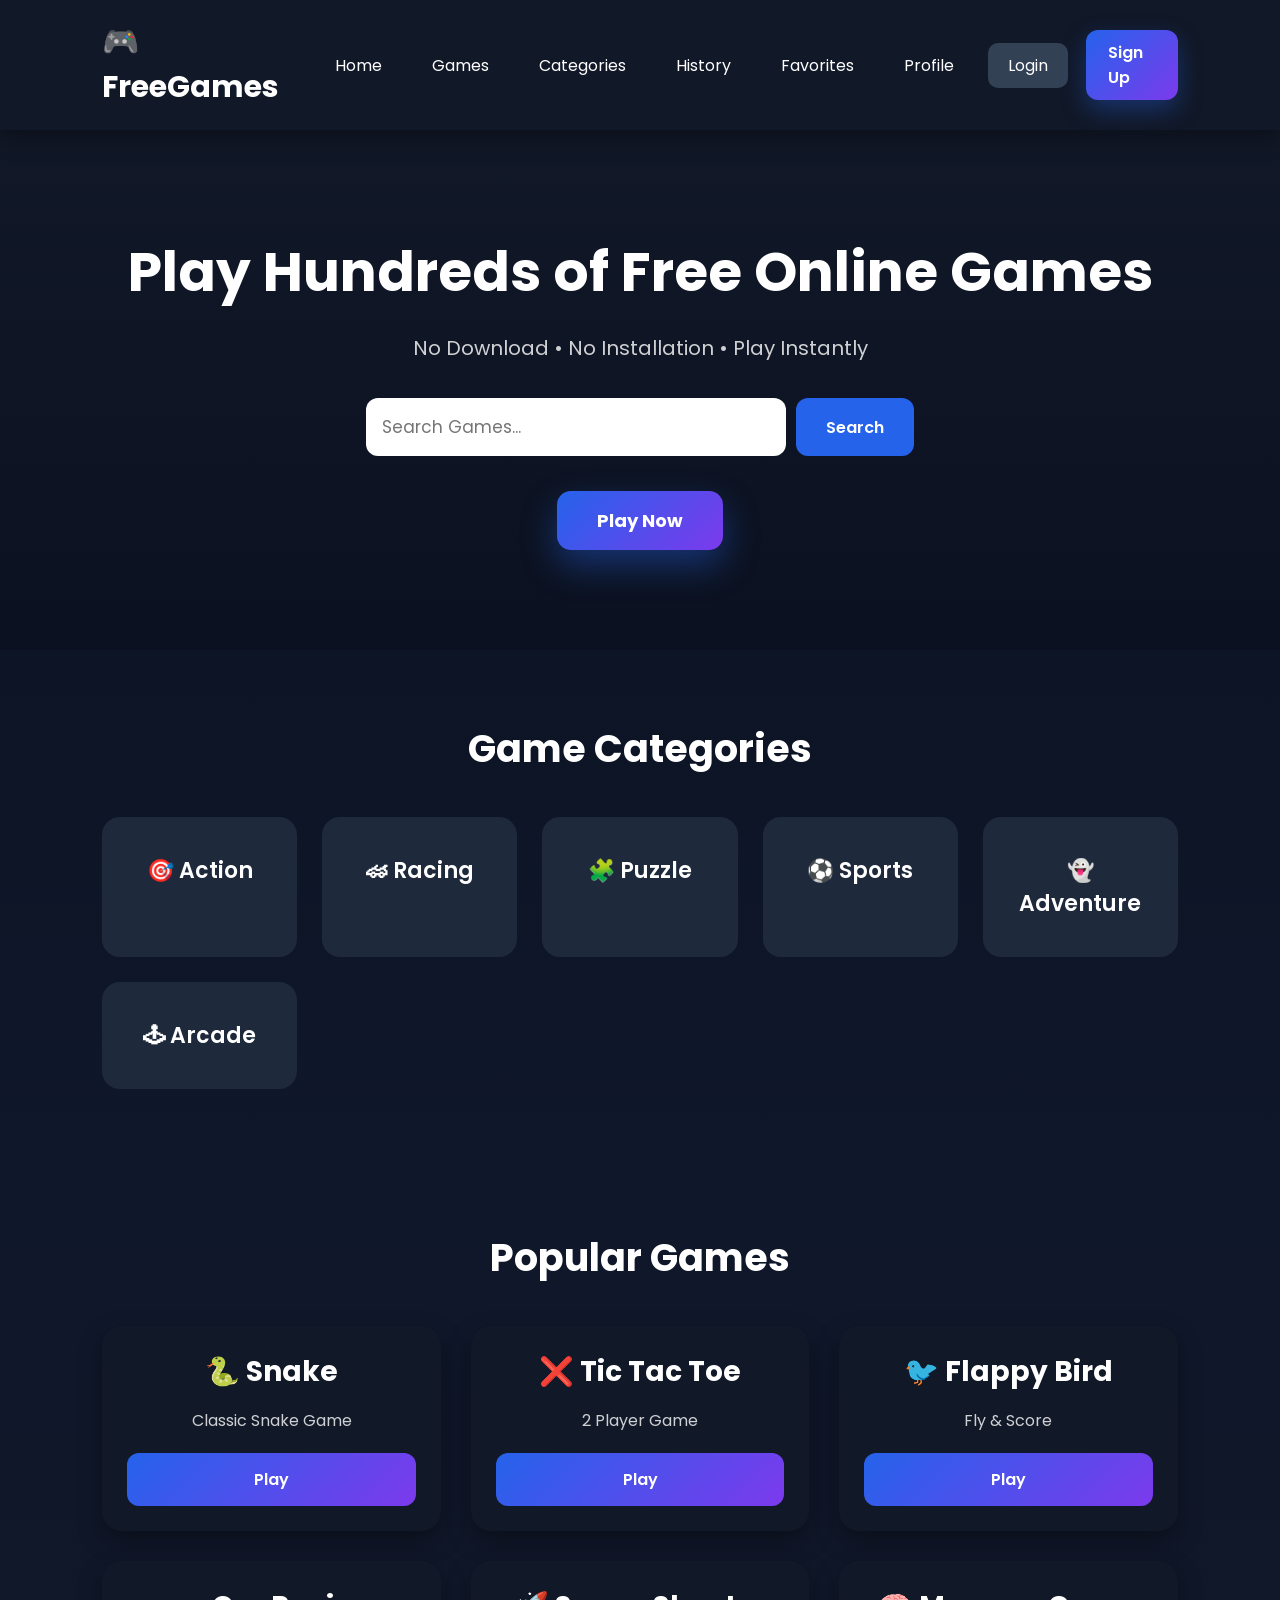
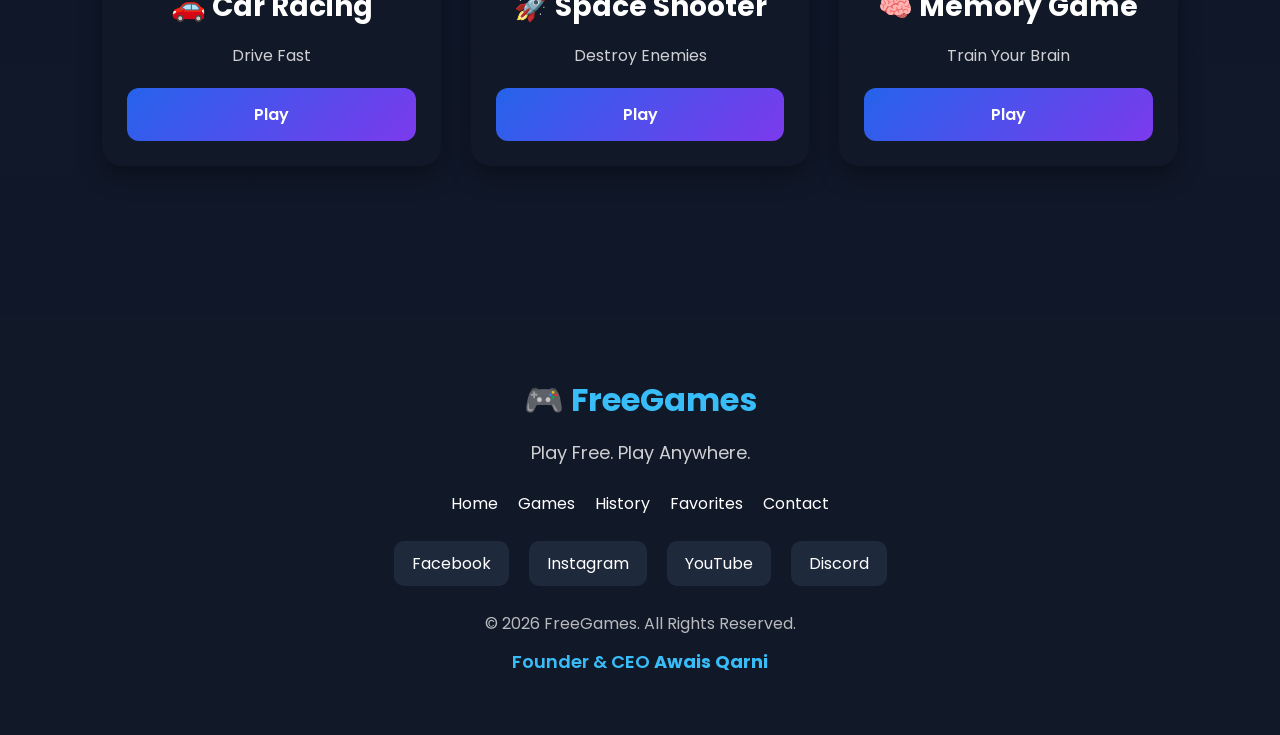
<file: index.html>
<!DOCTYPE html>
<html lang="en">
<head>
<meta charset="UTF-8">
<meta name="viewport" content="width=device-width, initial-scale=1.0">

<title>FreeGames | Play Free Online Games</title>

<link rel="stylesheet" href="style.css">

<link rel="preconnect" href="https://fonts.googleapis.com">
<link rel="preconnect" href="https://fonts.gstatic.com" crossorigin>

<link href="https://fonts.googleapis.com/css2?family=Poppins:wght@300;400;500;600;700;800&display=swap" rel="stylesheet">

</head>

<body>

<header class="navbar">

<div class="logo">

🎮 <span>FreeGames</span>

</div>

<nav>

<a href="index.html">Home</a>

<a href="games.html">Games</a>

<a href="#">Categories</a>

<a href="history.html">History</a>

<a href="favorites.html">Favorites</a>

<a href="profile.html">Profile</a>

<a href="login.html" class="loginBtn">Login</a>

<a href="signup.html" class="signupBtn">Sign Up</a>

</nav>

</header>

<section class="hero">

<h1>

Play Hundreds of Free Online Games

</h1>

<p>

No Download • No Installation • Play Instantly

</p>

<div class="heroSearch">

<input
type="text"
placeholder="Search Games...">

<button>

Search

</button>

</div>

<a href="games.html" class="playNow">

Play Now

</a>

</section>

<section class="categories">

<h2>

Game Categories

</h2>

<div class="categoryGrid">

<div class="categoryCard">🎯 Action</div>

<div class="categoryCard">🏎 Racing</div>

<div class="categoryCard">🧩 Puzzle</div>

<div class="categoryCard">⚽ Sports</div>

<div class="categoryCard">👻 Adventure</div>

<div class="categoryCard">🕹 Arcade</div>

</div>

</section>

<section class="popularGames">

<h2>

Popular Games

</h2>

<div class="gamesGrid">

<div class="gameCard">

<h3>🐍 Snake</h3>

<p>Classic Snake Game</p>

<button>Play</button>

</div>

<div class="gameCard">

<h3>❌ Tic Tac Toe</h3>

<p>2 Player Game</p>

<button>Play</button>

</div>

<div class="gameCard">

<h3>🐦 Flappy Bird</h3>

<p>Fly & Score</p>

<button>Play</button>

</div>

<div class="gameCard">

<h3>🚗 Car Racing</h3>

<p>Drive Fast</p>

<button>Play</button>

</div>

<div class="gameCard">

<h3>🚀 Space Shooter</h3>

<p>Destroy Enemies</p>

<button>Play</button>

</div>

<div class="gameCard">

<h3>🧠 Memory Game</h3>

<p>Train Your Brain</p>

<button>Play</button>

</div>

</div>

</section>

<footer class="footer">

<div class="footer-logo">

🎮 FreeGames

</div>

<p class="footer-tagline">

Play Free. Play Anywhere.

</p>

<div class="footer-links">

<a href="index.html">Home</a>

<a href="games.html">Games</a>

<a href="history.html">History</a>

<a href="favorites.html">Favorites</a>

<a href="contact.html">Contact</a>

</div>

<div class="socials">

<a href="#">Facebook</a>

<a href="#">Instagram</a>

<a href="#">YouTube</a>

<a href="#">Discord</a>

</div>

<p class="copyright">

© 2026 FreeGames. All Rights Reserved.

</p>

<p class="owner">

Founder & CEO <strong>Awais Qarni</strong>

</p>

</footer>

<script src="script.js"></script>

</body>
</html>
</file>
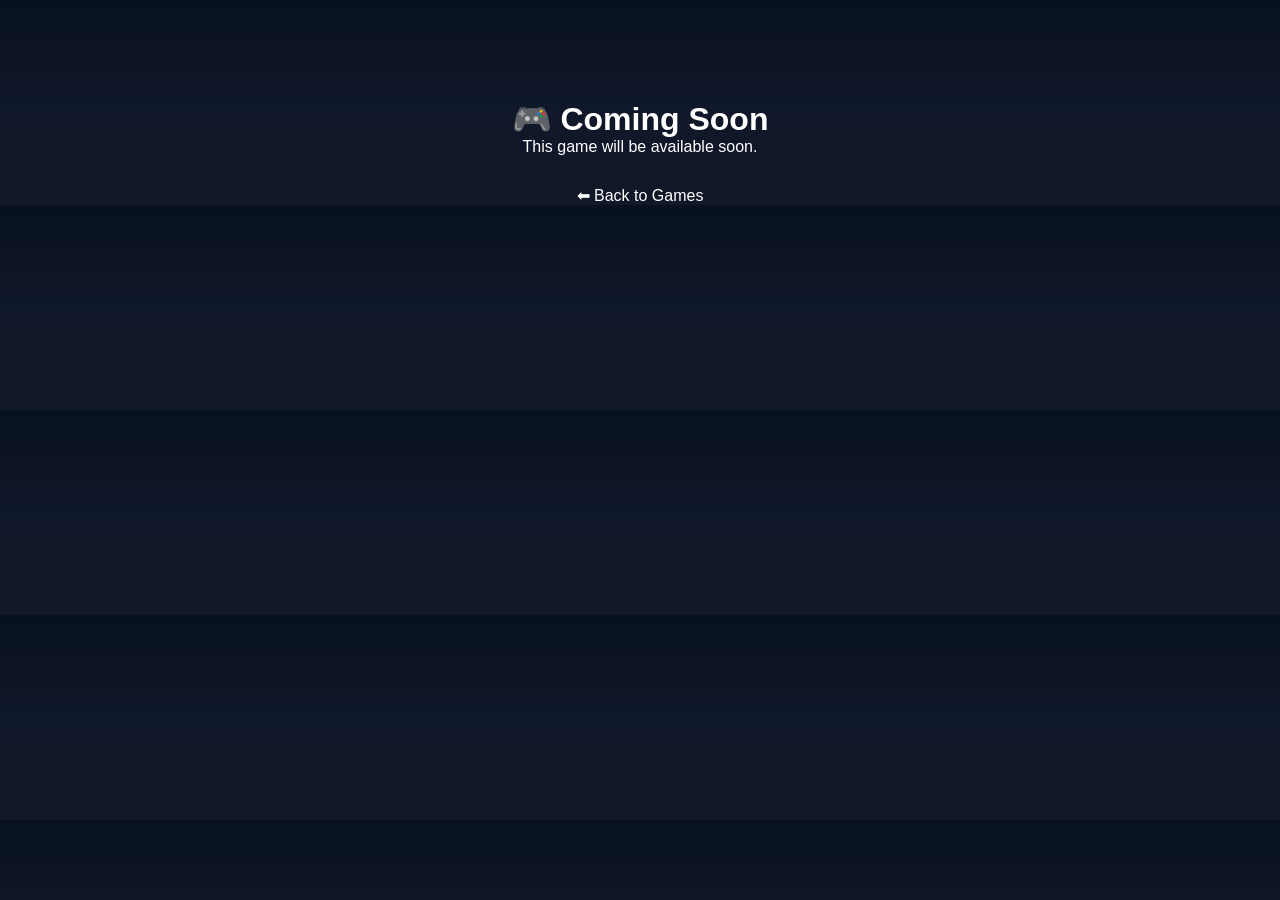
<file: chess.html>
<!DOCTYPE html>
<html lang="en">
<head>
<meta charset="UTF-8">
<meta name="viewport" content="width=device-width, initial-scale=1.0">
<title>Coming Soon | FreeGames</title>
<link rel="stylesheet" href="style.css">
</head>
<body>

<h1 style="text-align:center;margin-top:100px;">
🎮 Coming Soon
</h1>

<p style="text-align:center;">
This game will be available soon.
</p>

<a href="games.html" style="display:block;text-align:center;margin-top:30px;">
⬅ Back to Games
</a>

</body>
</html>
</file>
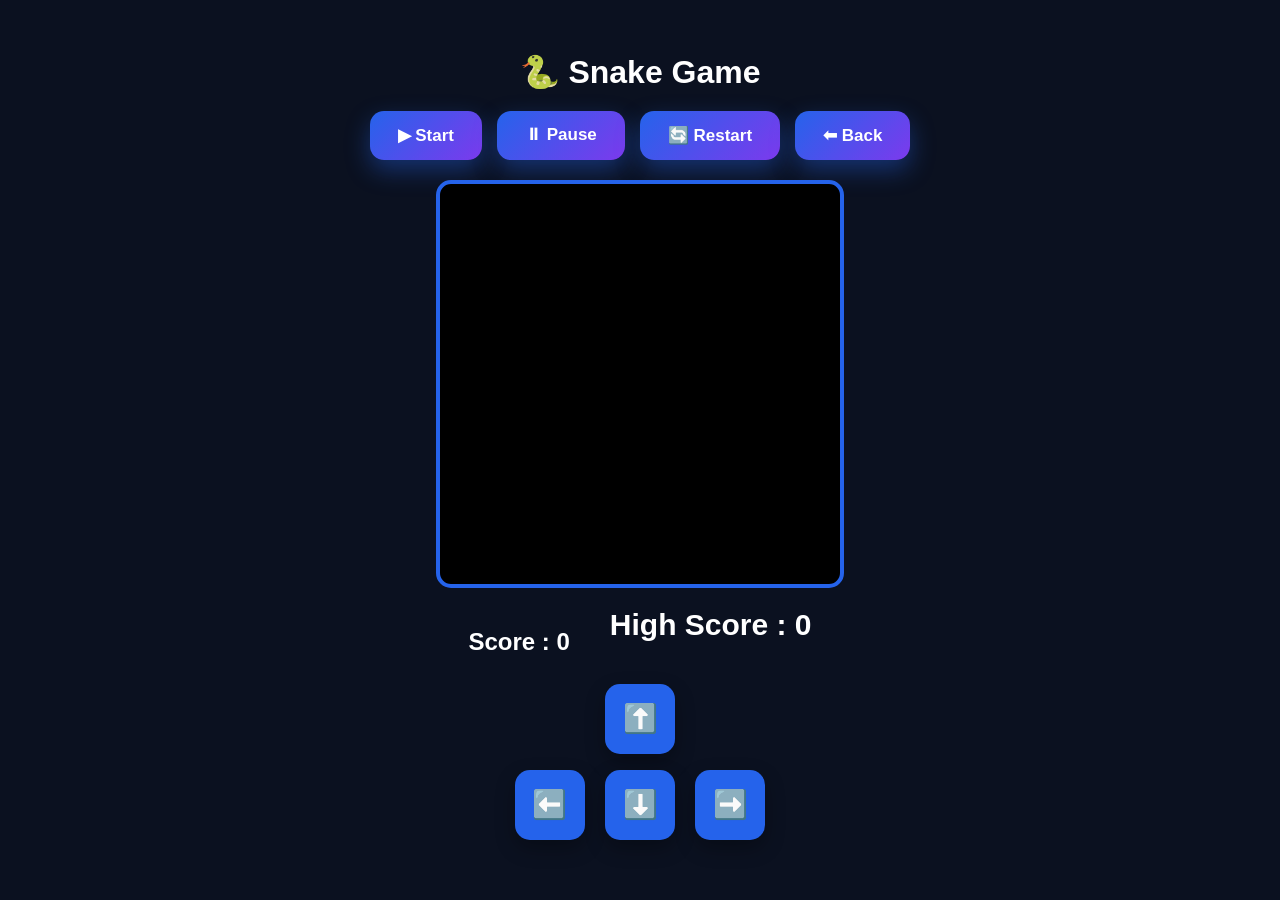
<file: snake.html>
<!DOCTYPE html>
<html lang="en">
<head>
<meta charset="UTF-8">
<meta name="viewport" content="width=device-width, initial-scale=1.0">
<title>Snake Game | FreeGames</title>

<link rel="stylesheet" href="style.css">

<style>
body{
background:#0b1120;
display:flex;
justify-content:center;
align-items:center;
height:100vh;
flex-direction:column;
color:white;
}

canvas{
background:black;
border:4px solid #2563eb;
border-radius:15px;
}

h1{
margin-bottom:20px;
}

#score{
margin-top:20px;
font-size:24px;
font-weight:bold;
}
</style>

</head>

<body>

<h1>🐍 Snake Game</h1>

<div class="game-controls">

<button id="startGame">▶ Start</button>

<button id="pauseGame">⏸ Pause</button>

<button id="restartGame">🔄 Restart</button>

<a href="games.html">
<button>⬅ Back</button>
</a>

</div>

<canvas id="game" width="400" height="400"></canvas>

<div class="score-board">

<h2 id="score">Score : 0</h2>

<h2 id="highScore">High Score : 0</h2>

</div>

<div class="mobile-controls">

<button id="upBtn">⬆️</button>

<div>

<button id="leftBtn">⬅️</button>

<button id="downBtn">⬇️</button>

<button id="rightBtn">➡️</button>

</div>

</div>

<script src="snake.js"></script>

</body>
</html>
</file>
<file: style.css>
*{
margin:0;
padding:0;
box-sizing:border-box;
font-family:'Poppins',sans-serif;
}

body{
background:#0b1120;
color:#fff;
}

a{
text-decoration:none;
color:white;
}

.navbar{
display:flex;
justify-content:space-between;
align-items:center;
padding:20px 8%;
background:#111827;
position:sticky;
top:0;
z-index:1000;
box-shadow:0 8px 20px rgba(0,0,0,.35);
}

.logo{
font-size:30px;
font-weight:700;
color:#38bdf8;
}

.logo span{
color:#ffffff;
}

nav{
display:flex;
gap:18px;
align-items:center;
}

nav a{
padding:10px 16px;
border-radius:10px;
transition:.3s;
}

nav a:hover{
background:#1e293b;
color:#38bdf8;
}

.loginBtn{
background:#334155;
padding:10px 20px;
border-radius:10px;
}

.signupBtn{
background:linear-gradient(135deg,#2563eb,#7c3aed);
padding:10px 22px;
border-radius:12px;
font-weight:600;
box-shadow:0 10px 25px rgba(37,99,235,.35);
transition:.3s;
}

.signupBtn:hover{
transform:translateY(-3px);
}

.hero{
text-align:center;
padding:100px 20px;
background:linear-gradient(180deg,#111827,#0b1120);
}

.hero h1{
font-size:55px;
margin-bottom:20px;
}

.hero p{
font-size:20px;
opacity:.8;
margin-bottom:35px;
}

.heroSearch{
display:flex;
justify-content:center;
gap:10px;
flex-wrap:wrap;
}

.heroSearch input{
width:420px;
max-width:90%;
padding:16px;
border:none;
border-radius:12px;
font-size:17px;
outline:none;
}

.heroSearch button{
padding:16px 30px;
border:none;
border-radius:12px;
background:#2563eb;
color:white;
font-size:16px;
font-weight:600;
cursor:pointer;
transition:.3s;
}

.heroSearch button:hover{
background:#1d4ed8;
}

.playNow{
display:inline-block;
margin-top:35px;
padding:16px 40px;
background:linear-gradient(135deg,#2563eb,#7c3aed);
border-radius:14px;
font-size:18px;
font-weight:700;
box-shadow:0 15px 35px rgba(37,99,235,.4);
transition:.3s;
}

.playNow:hover{
transform:translateY(-4px);
}
.categories{
padding:70px 8%;
}

.categories h2{
text-align:center;
font-size:38px;
margin-bottom:40px;
}

.categoryGrid{
display:grid;
grid-template-columns:repeat(auto-fit,minmax(180px,1fr));
gap:25px;
}

.categoryCard{
background:#1e293b;
padding:35px 20px;
text-align:center;
border-radius:18px;
font-size:22px;
font-weight:600;
cursor:pointer;
transition:.35s;
border:2px solid transparent;
}

.categoryCard:hover{
transform:translateY(-8px);
background:#2563eb;
border-color:#38bdf8;
box-shadow:0 15px 30px rgba(37,99,235,.4);
}

.popularGames{
padding:70px 8%;
}

.popularGames h2{
text-align:center;
font-size:38px;
margin-bottom:40px;
}

.gamesGrid{
display:grid;
grid-template-columns:repeat(auto-fit,minmax(260px,1fr));
gap:30px;
}

.gameCard{
background:#111827;
border-radius:20px;
padding:25px;
text-align:center;
transition:.35s;
box-shadow:0 10px 25px rgba(0,0,0,.35);
}

.gameCard:hover{
transform:translateY(-10px);
box-shadow:0 20px 40px rgba(37,99,235,.35);
}

.gameCard h3{
font-size:28px;
margin-bottom:15px;
}

.gameCard p{
opacity:.8;
margin-bottom:20px;
}

.gameCard button{
width:100%;
padding:14px;
border:none;
border-radius:12px;
background:linear-gradient(135deg,#2563eb,#7c3aed);
color:white;
font-size:16px;
font-weight:600;
cursor:pointer;
transition:.3s;
}

.gameCard button:hover{
transform:scale(1.05);
}
.footer{
background:#111827;
padding:60px 8%;
text-align:center;
margin-top:80px;
}

.footer-logo{
font-size:32px;
font-weight:700;
color:#38bdf8;
margin-bottom:15px;
}

.footer-tagline{
font-size:18px;
opacity:.8;
margin-bottom:25px;
}

.footer-links{
display:flex;
justify-content:center;
flex-wrap:wrap;
gap:20px;
margin-bottom:25px;
}

.footer-links a{
color:white;
transition:.3s;
}

.footer-links a:hover{
color:#38bdf8;
}

.socials{
display:flex;
justify-content:center;
gap:20px;
margin-bottom:25px;
}

.socials a{
padding:10px 18px;
background:#1e293b;
border-radius:10px;
transition:.3s;
}

.socials a:hover{
background:#2563eb;
}

.copyright{
opacity:.7;
margin-top:15px;
}

.owner{
margin-top:12px;
font-size:18px;
font-weight:600;
color:#38bdf8;
}

@media(max-width:900px){

.navbar{
flex-direction:column;
gap:20px;
}

nav{
flex-wrap:wrap;
justify-content:center;
}

.hero h1{
font-size:38px;
}

.hero p{
font-size:16px;
}

.heroSearch{
flex-direction:column;
align-items:center;
}

.heroSearch input{
width:95%;
}

.heroSearch button{
width:95%;
}

.categoryGrid,
.gamesGrid{
grid-template-columns:1fr;
}

.footer-links{
flex-direction:column;
}

.socials{
flex-wrap:wrap;
}

}
html{
scroll-behavior:smooth;
}

button,
.signupBtn,
.playNow{
transition:.35s ease;
}

button:hover,
.signupBtn:hover,
.playNow:hover{
transform:translateY(-5px) scale(1.03);
}

.categoryCard,
.gameCard{
transition:.35s ease;
}

.categoryCard:hover,
.gameCard:hover{
transform:translateY(-10px);
}

.hero h1{
animation:fadeUp 1s ease;
}

.hero p{
animation:fadeUp 1.3s ease;
}

.heroSearch{
animation:fadeUp 1.6s ease;
}

.playNow{
animation:fadeUp 1.9s ease;
}

@keyframes fadeUp{

0%{
opacity:0;
transform:translateY(50px);
}

100%{
opacity:1;
transform:translateY(0);
}

}

body{

background:linear-gradient(
180deg,
#08111f,
#0f172a,
#111827
);

}

::-webkit-scrollbar{
width:10px;
}

::-webkit-scrollbar-track{
background:#111827;
}

::-webkit-scrollbar-thumb{
background:#2563eb;
border-radius:10px;
}

::-webkit-scrollbar-thumb:hover{
background:#3b82f6;
}
.playBtn{
background:linear-gradient(145deg,#2563eb,#7c3aed);
color:#fff;
padding:14px 30px;
border:none;
border-radius:15px;
font-size:16px;
font-weight:700;
cursor:pointer;
box-shadow:
0 8px 20px rgba(37,99,235,.45),
inset 0 2px 2px rgba(255,255,255,.25);
transition:.3s;
}

.playBtn:hover{
transform:translateY(-4px);
box-shadow:
0 15px 30px rgba(37,99,235,.6);
}

.playBtn:active{
transform:scale(.96);
}
.game-controls{
display:flex;
justify-content:center;
gap:15px;
margin-bottom:20px;
flex-wrap:wrap;
}

.game-controls button{
padding:14px 28px;
font-size:17px;
font-weight:bold;
border:none;
border-radius:14px;
cursor:pointer;
background:linear-gradient(135deg,#2563eb,#7c3aed);
color:white;
box-shadow:0 10px 25px rgba(37,99,235,.4);
transition:.3s;
}

.game-controls button:hover{
transform:translateY(-3px) scale(1.05);
}
.score-board{
display:flex;
justify-content:center;
gap:40px;
margin-top:20px;
font-size:20px;
font-weight:bold;
color:#fff;
}
.mobile-controls{
text-align:center;
margin-top:20px;
}

.mobile-controls button{
width:70px;
height:70px;
margin:8px;
font-size:28px;
border:none;
border-radius:15px;
background:#2563eb;
color:white;
font-weight:bold;
box-shadow:0 8px 20px rgba(0,0,0,.3);
}
</file>
